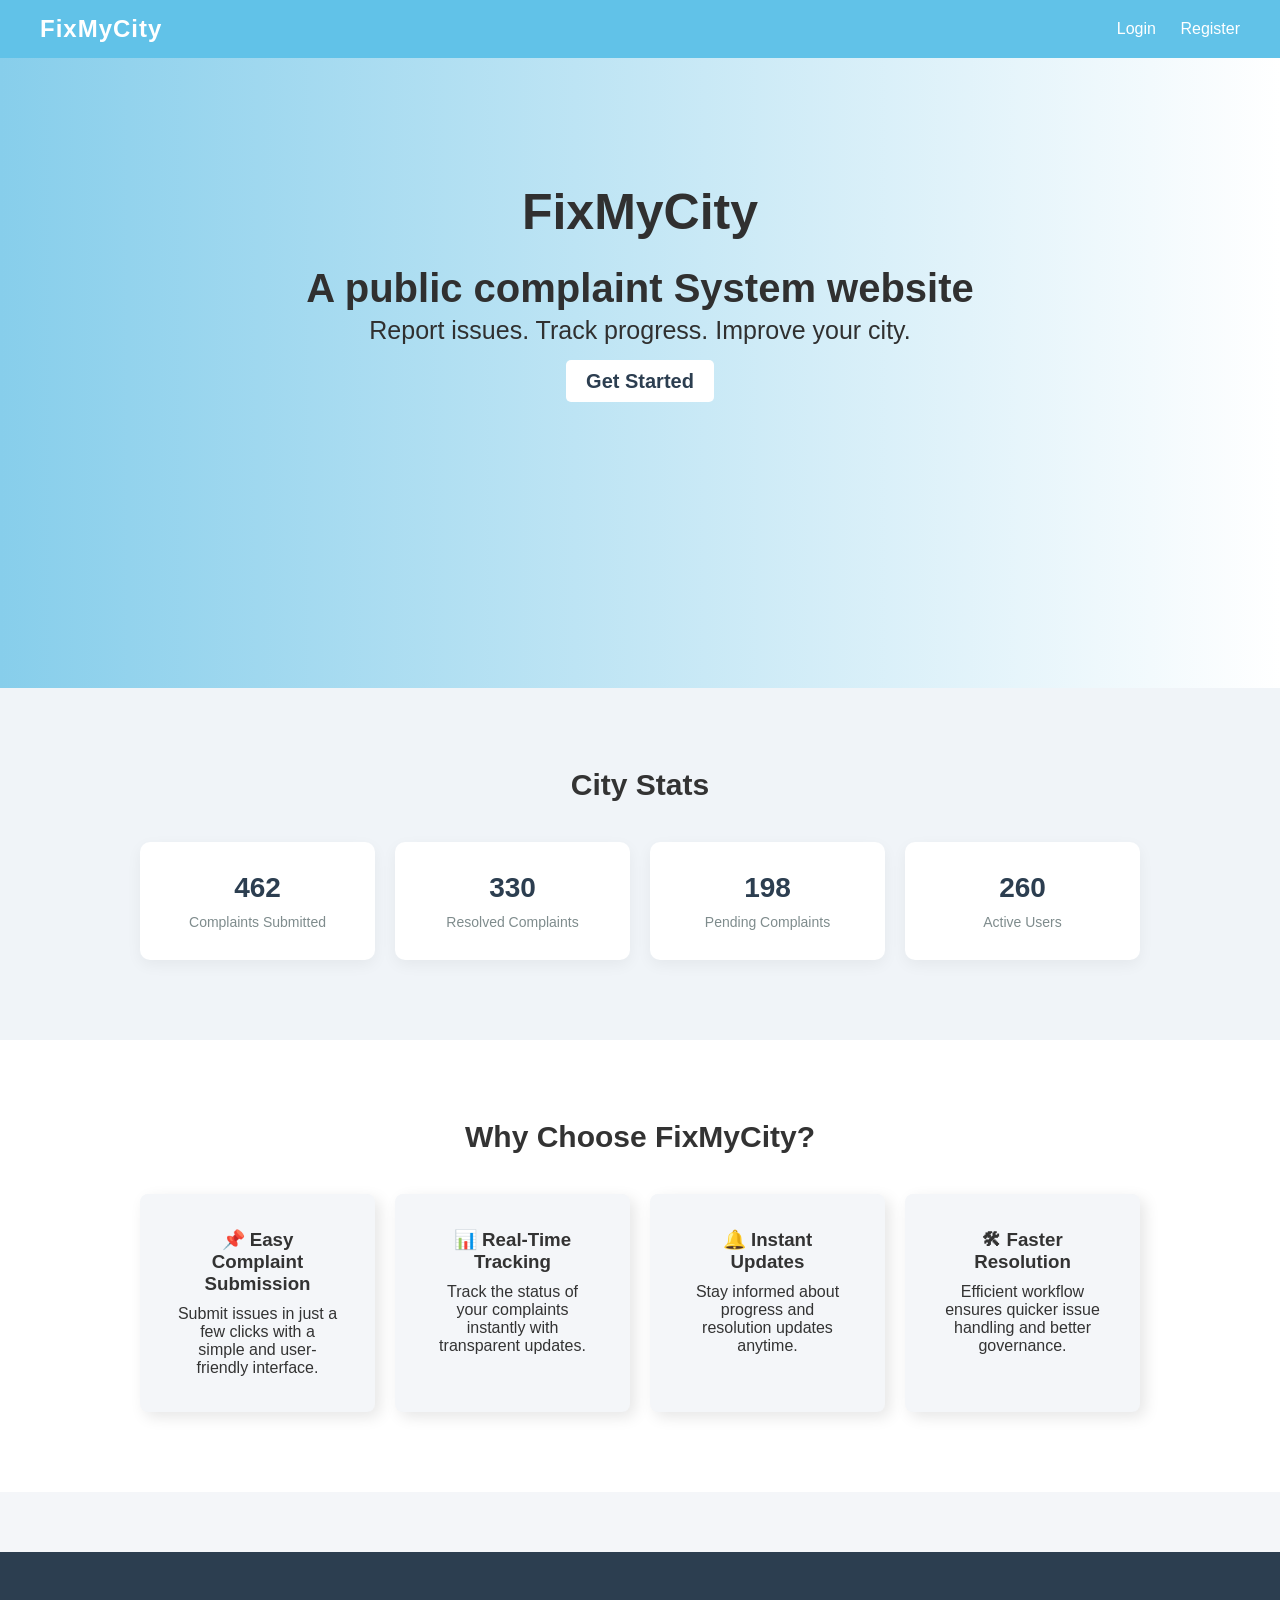
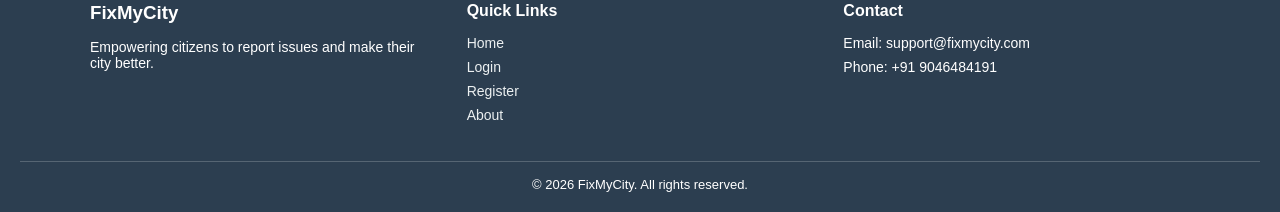
<file: frontend/index.html>
<!DOCTYPE html>
<html lang="en">
<head>
    <meta charset="UTF-8">
    <meta name="viewport" content="width=device-width, initial-scale=1.0">
  <title>Smart Public Complaint System</title>
  <link rel="stylesheet" href="css/style.css">
</head>
<body>

<nav class="navbar">
  <h2>FixMyCity</h2>
  <div>
    <a href="login.html">Login</a>
    <a href="register.html">Register</a>
  </div>
</nav>

<section class="hero">
    <h1>FixMyCity</h1>
  <h2>A public complaint System website</h2>
  <p>Report issues. Track progress. Improve your city.</p>
  <a href="register.html" class="btn">Get Started</a>    
</section>

<section class="stats">
  <h2>City Stats</h2>
  <div class="stats-container">

    <div class="stat-card">
      <h3 data-target="700">0</h3>
      <p>Complaints Submitted</p>
    </div>

    <div class="stat-card">
      <h3 data-target="450">0</h3>
      <p>Resolved Complaints</p>
    </div>

    <div class="stat-card">
      <h3 data-target="250">0</h3>
      <p>Pending Complaints</p>
    </div>

    <div class="stat-card">
      <h3 data-target="400">0</h3>
      <p>Active Users</p>
    </div>

  </div>
</section>

<section class="features">
  <h2>Why Choose FixMyCity?</h2>
  <div class="features-container">

    <div class="feature-card">
      <h3>📌 Easy Complaint Submission</h3>
      <p>Submit issues in just a few clicks with a simple and user-friendly interface.</p>
    </div>

    <div class="feature-card">
      <h3>📊 Real-Time Tracking</h3>
      <p>Track the status of your complaints instantly with transparent updates.</p>
    </div>

    <div class="feature-card">
      <h3>🔔 Instant Updates</h3>
      <p>Stay informed about progress and resolution updates anytime.</p>
    </div>

    <div class="feature-card">
      <h3>🛠 Faster Resolution</h3>
      <p>Efficient workflow ensures quicker issue handling and better governance.</p>
    </div>

  </div>
</section>

<footer class="footer">
  <div class="footer-container">

    <div class="footer-section">
      <h3>FixMyCity</h3>
      <p>Empowering citizens to report issues and make their city better.</p>
    </div>

    <div class="footer-section">
      <h4>Quick Links</h4>
      <a href="index.html">Home</a>
      <a href="login.html">Login</a>
      <a href="register.html">Register</a>
      <a href="#">About</a>
    </div>

    <div class="footer-section">
      <h4>Contact</h4>
      <p>Email: support@fixmycity.com</p>
      <p>Phone: +91 9046484191</p>
    </div>

  </div>
  <div class="footer-bottom">
    © 2026 FixMyCity. All rights reserved.
  </div>
</footer>
  <script src="./js/index.js"></script>
</body>
</html>
</file>
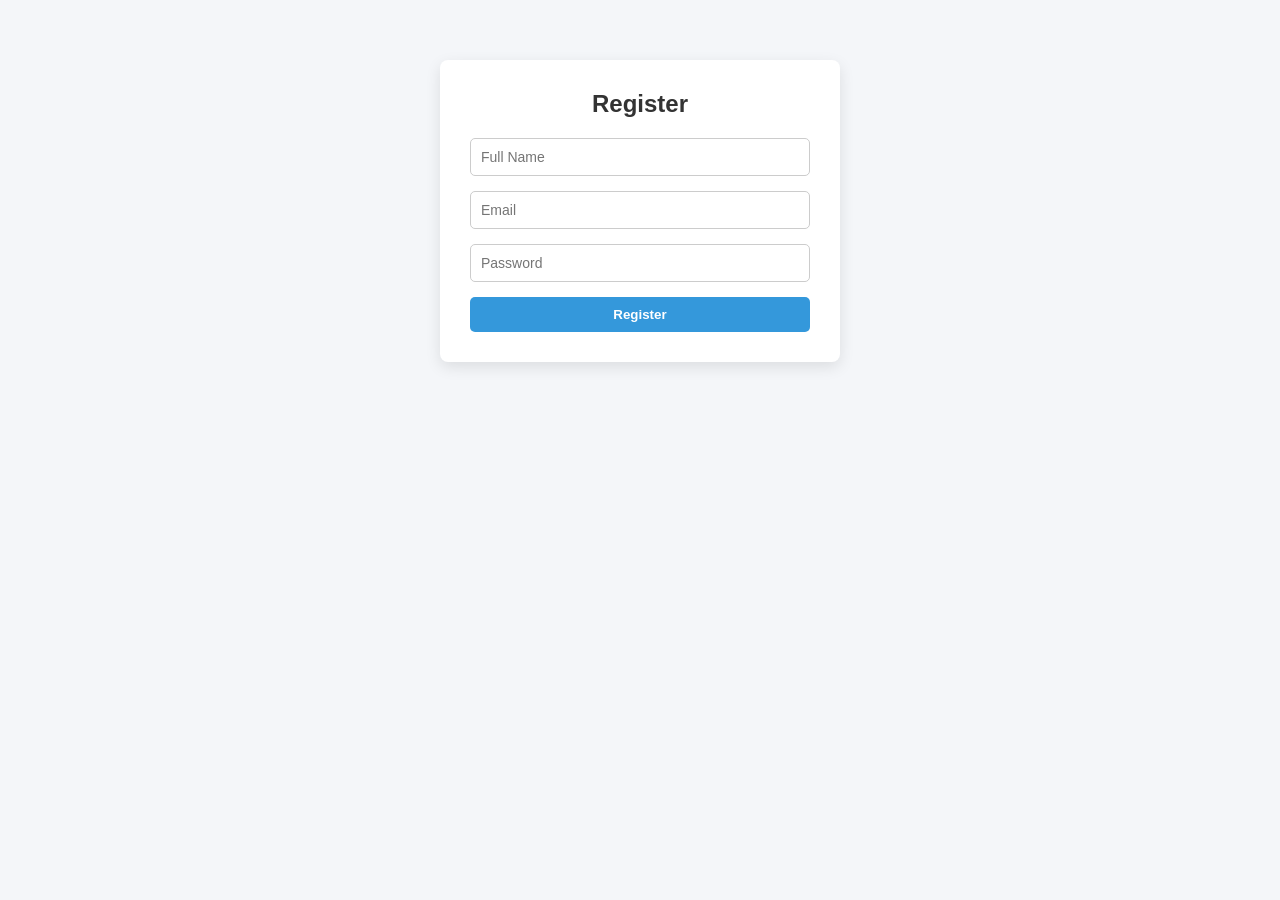
<file: frontend/register.html>
<!DOCTYPE html>
<html lang="en">
<head>
     <meta charset="UTF-8" />
    <meta name="viewport" content="width=device-width, initial-scale=1.0" />
  <title>Register</title>
  <link rel="stylesheet" href="css/style.css">
</head>
<body>

<div class="form-container">
  <h2>Register</h2>
  <form id="registerForm">
    <input type="text" id="name" placeholder="Full Name" required>
    <input type="email" id="email" placeholder="Email" required>
    <input type="password" id="password" placeholder="Password" required>
    <button type="submit">Register</button>
  </form>
</div>

<script src="js/register.js"></script>
</body>
</html>
</file>
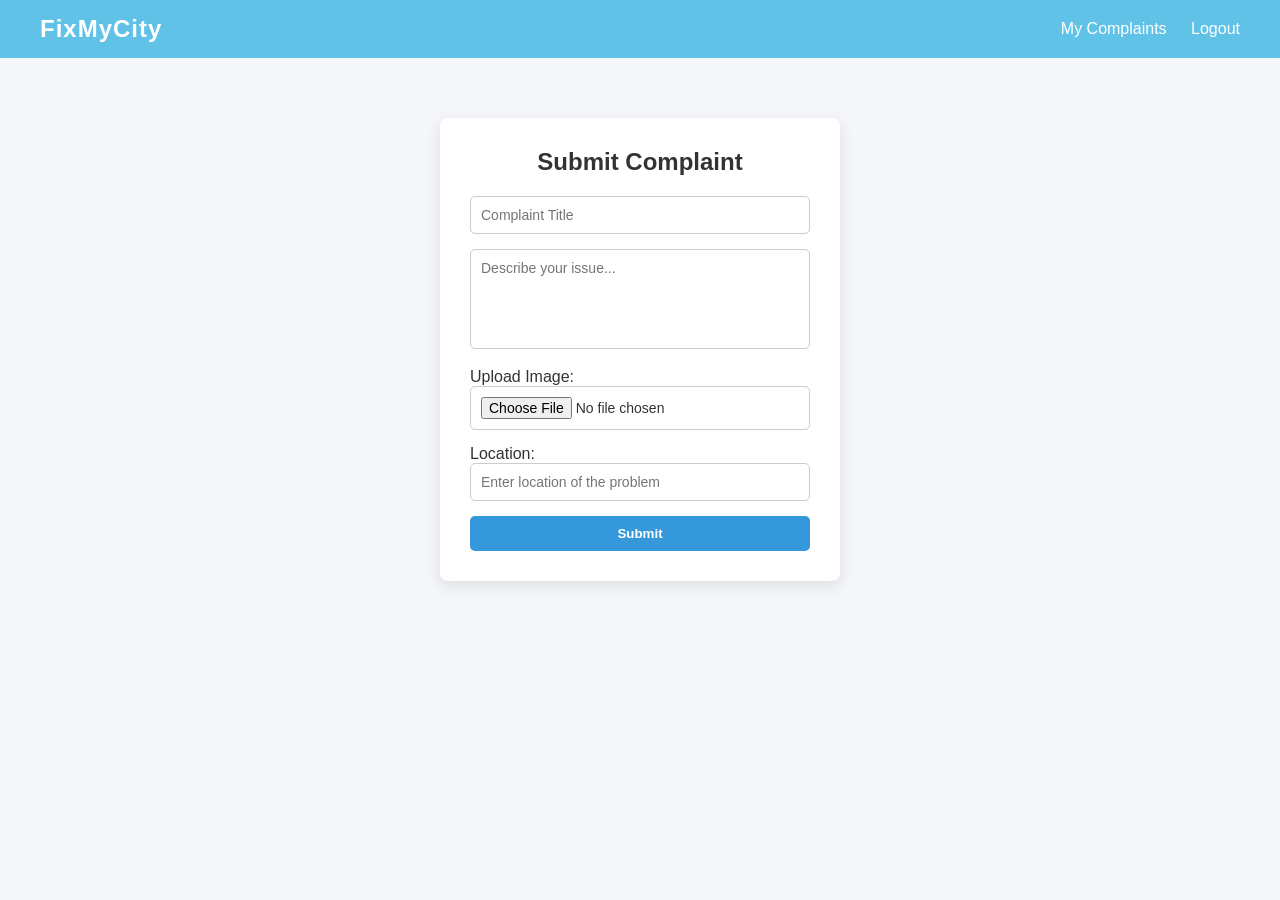
<file: frontend/submit.html>
<!DOCTYPE html>
<html lang="en">
<head>
  <meta charset="UTF-8" />
    <meta name="viewport" content="width=device-width, initial-scale=1.0" />
    <title>Submit Complaint</title>
  <link rel="stylesheet" href="css/style.css">
</head>
<body>

<nav class="navbar">
  <h2>FixMyCity</h2>
  <div>
    <a href="myComplaints.html">My Complaints</a>
    <a href="index.html">Logout</a>
  </div>
</nav>

<div class="form-container">
  <h2>Submit Complaint</h2>
  <form id="complaintForm" enctype="multipart/form-data">
    <input type="text" id="title" placeholder="Complaint Title" required>
    <textarea id="description" placeholder="Describe your issue..." required></textarea>
    <label for="image">Upload Image: </label>
    <input type="file" id="image" accept="image/*" required>
    <label for="location">Location:</label>
<input type="text" id="location" placeholder="Enter location of the problem" required>
    <button type="submit">Submit</button>
  </form>
</div>

<script src="js/submit.js"></script>
</body>
</html>
</file>
<file: frontend/css/style.css>
/* ===== Reset ===== */
* {
  margin: 0;
  padding: 0;
  box-sizing: border-box;
  font-family: 'Lucida Sans Unicode', 'Lucida Grande', 'Lucida Sans', Arial, sans-serif;
}

body {
  background-color: #f4f6f9;
  color: #333;
}

/* ===== Navbar ===== */
.navbar {
  display: flex;
  justify-content: space-between;
  align-items: center;
  padding: 15px 40px;
  background-color: rgb(97, 194, 232);
}

.navbar h2 {
  color: white;
  font-weight: 800;
  letter-spacing: 1px;
}

.navbar a {
  color: white;
  text-decoration: none;
  margin-left: 20px;
  font-weight: 500;
}

.navbar a:hover {
  text-decoration: underline;
}

/* ===== Hero Section ===== */
.hero {
  height: 70vh;
  text-align: center;
  padding: 120px 20px;
  background: linear-gradient(to left,white , skyblue);
  color: rgb(48, 48, 48);
}

.hero h1 {
  font-size: 50px;
  margin-bottom: 15px;
  padding: 5px;
}
.hero h2{
    font-size: 40px;
    padding: 5px;
}
.hero p {
  font-size: 25px;
  margin-bottom: 25px;
}

.btn {
  background-color: white;
  color: #2c3e50;
  padding: 10px 20px;
  margin-top: 20px;
  text-decoration: none;
  border-radius: 5px;
  font-weight: bold;
  font-size: 20px;
}

.btn:hover {
  background-color: #ecf0f1;
}

/* ===== Quick Stats Section ===== */

.stats {
  padding: 80px 20px;
  text-align: center;
  background-color: #f0f4f8;
}

.stats h2 {
  font-size: 30px;
  margin-bottom: 40px;
}

.stats-container {
  display: grid;
  grid-template-columns: repeat(auto-fit, minmax(180px, 1fr));
  gap: 20px;
  max-width: 1000px;
  margin: auto;
}

.stat-card {
  background: white;
  padding: 30px 20px;
  border-radius: 10px;
  box-shadow: 0 5px 15px rgba(0,0,0,0.05);
  transition: 0.3s ease;
}

.stat-card:hover {
  transform: translateY(-5px);
  box-shadow: 0 10px 20px rgba(0,0,0,0.1);
}

.stat-card h3 {
  font-size: 28px;
  color: #2c3e50;
  margin-bottom: 10px;
}

.stat-card p {
  font-size: 14px;
  color: #7f8c8d;
}
/* ===== Features Section ===== */

.features {
  padding: 80px 20px;
  text-align: center;
  background-color: #ffffff;
}

.features h2 {
  margin-bottom: 40px;
  font-size: 30px;
}

.features-container {
  display: grid;
  grid-template-columns: repeat(auto-fit, minmax(220px, 1fr));
  gap: 20px;
  max-width: 1000px;
  margin: auto;
}

.feature-card {
  background: #f4f6f9;
  padding: 35px;
  border-radius: 8px;
  transition: 0.3s ease;
  box-shadow: 5px 5px 15px rgba(0, 0, 0,0.1);
}

.feature-card:hover {
  transform: translateY(-5px);
  box-shadow: 10px 10px 20px rgba(0, 0, 0,0.1);
}

.feature-card h3 {
  margin-bottom: 10px;
}

/* ===== Footer ===== */

.footer {
  background-color: #2c3e50;
  color: white;
  padding: 50px 20px 20px;
  margin-top: 60px;
}

.footer-container {
  display: grid;
  grid-template-columns: repeat(auto-fit, minmax(220px, 1fr));
  gap: 30px;
  max-width: 1100px;
  margin: auto;
}

.footer-section h3,
.footer-section h4 {
  margin-bottom: 15px;
}

.footer-section a {
  display: block;
  color: #ecf0f1;
  text-decoration: none;
  margin-bottom: 8px;
  font-size: 14px;
}

.footer-section a:hover {
  text-decoration: underline;
}

.footer-section p {
  font-size: 14px;
  margin-bottom: 8px;
}

.footer-bottom {
  text-align: center;
  margin-top: 30px;
  padding-top: 15px;
  border-top: 1px solid rgba(255,255,255,0.2);
  font-size: 13px;
}

/* ===== Form Container ===== */
.form-container {
  width: 100%;
  max-width: 400px;
  margin: 60px auto;
  padding: 30px;
  background: white;
  border-radius: 8px;
  box-shadow: 0px 5px 15px rgba(0,0,0,0.1);
}

.form-container h2 {
  margin-bottom: 20px;
  text-align: center;
}

form input,
form textarea,
form select {
  width: 100%;
  padding: 10px;
  margin-bottom: 15px;
  border-radius: 5px;
  border: 1px solid #ccc;
  font-size: 14px;
}

form textarea {
  resize: none;
  height: 100px;
}

form button {
  width: 100%;
  padding: 10px;
  border: none;
  background-color: #3498db;
  color: white;
  border-radius: 5px;
  cursor: pointer;
  font-weight: bold;
}

form button:hover {
  background-color: #2980b9;
}

.status-filters {
  margin-bottom: 15px;
  display: flex;
  gap: 15px;
}

.filter-link {
  cursor: pointer;
  padding: 5px 12px;
  border-radius: 5px;
  background: #e0e0e0;
  transition: 0.2s;
}

.filter-link.active,
.filter-link:hover {
  background: #3498db;
  color: white;
}
/* ===== Dashboard Container ===== */
.dashboard {
  display: flex;
  flex-direction: column;
  gap: 20px;
  padding: 40px 20px;
  max-width: 900px;
  margin: auto;
}
.dashboard input{
  height: 5vh;
}
.complaint-card{
  display: flex;
  flex-direction: column;
  gap: 5px;
  padding: 15px;
  margin-top: 10px;
  border-radius: 6px;
  background-color: rgb(220, 220, 220);
}

.pending {
  background-color: #f1c40f;
  color: white;
}

.in-progress {
  background-color: #3498db;
  color: white;
}

.resolved {
  background-color: #2ecc71;
  color: white;
}


@media (max-width: 768px) {

  .navbar {
    flex-direction: column;
    align-items: flex-start;
  }

  .navbar div {
    margin-top: 10px;
  }

  .hero h1 {
    font-size: 30px;
  }

  .form-container {
    margin: 30px 15px;
  }

  .card {
    margin: 15px;
  }

}
</file>
